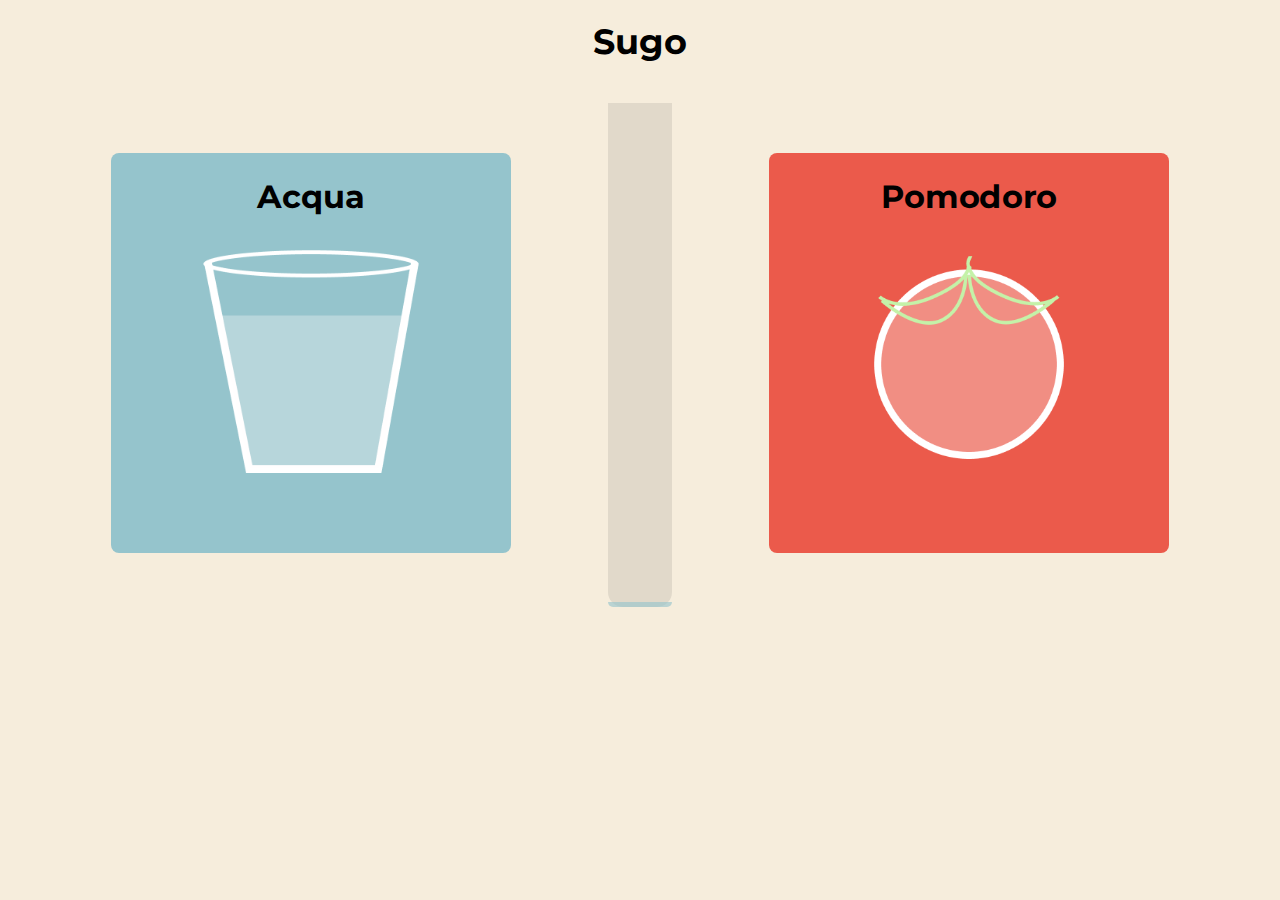
<file: index.html>
<!DOCTYPE html>

<html lang="en">
<head>
    <meta charset="UTF-8">
    <meta name="viewport" content="width=device-width, initial-scale=1.0">
    <!-- Stylesheet -->
    <link rel="stylesheet" href="style.css">
    <!-- Global Font Links-->
    <link rel="preconnect" href="https://fonts.googleapis.com">
    <link rel="preconnect" href="https://fonts.gstatic.com" crossorigin>
    <link href="https://fonts.googleapis.com/css2?family=Montserrat:wght@100;200;300;400;500&family=Roboto:wght@100;300;400;500;700&display=swap" rel="stylesheet">
    <!-- Font Awesome -->
    <link rel="stylesheet" href="https://cdnjs.cloudflare.com/ajax/libs/font-awesome/6.2.0/css/all.min.css" integrity="sha512-xh6O/CkQoPOWDdYTDqeRdPCVd1SpvCA9XXcUnZS2FmJNp1coAFzvtCN9BmamE+4aHK8yyUHUSCcJHgXloTyT2A==" crossorigin="anonymous" referrerpolicy="no-referrer" />
    <title>Acqua Pomodoro Timer</title>
</head>
<body>

    <div class="logo">
        <div class="name-title">Sugo</div>
    </div>

    <div class="container">

        <div class="a-p-columns">

          <div class="left-box" >
            <div class="acqua-box inactive-box">
              <div class="heading">Acqua</div>
              <div class="glass-box">
                <img src="glass.png" class="glass" alt="water-glass">
              </div>
            </div>

            <div class="break-box box hidden">
              <div class="heading">Break</div>
              <div class="break-timer-box">
                <div class="break-timer">5:00</div>
              </div>
              <div class="break-timer-btns">
                <div class="break-btn">Pause</div>
                <img class="break-end-btn" src="rotate-right-solid.png" alt="end-button">
              </div>
            </div>
          </div>


            <div class="progress">
              <div class="progress-bar"></div>
            </div>

            <div class="right-box">
              <div class="pomodoro-inactive inactive-box">
                <div class="heading">Pomodoro</div>
                <img src="tomato.png" class="pomodoro" alt="tomato-icon">
              </div>

                <div class="pomodoro-box box hidden">
                    <div class="heading">Pomodoro</div>
                    <div class="timer-box">
                        <div class="timer">25:00</div>
                    </div>
                    <div class="timer-btns">
                        <img class="reset-btn" src="rotate-left-solid.png" alt="reset-button">
                        <div class="timer-btn fill">Start</div>
                        <img class="end-btn" src="rotate-right-solid.png" alt="end-button">
                    </div>
                </div>
            </div>

        </div>

         </div>

<!-- Scripts -->
<script src="project-pomodoro.js"></script>

</body>
</html>
</file>
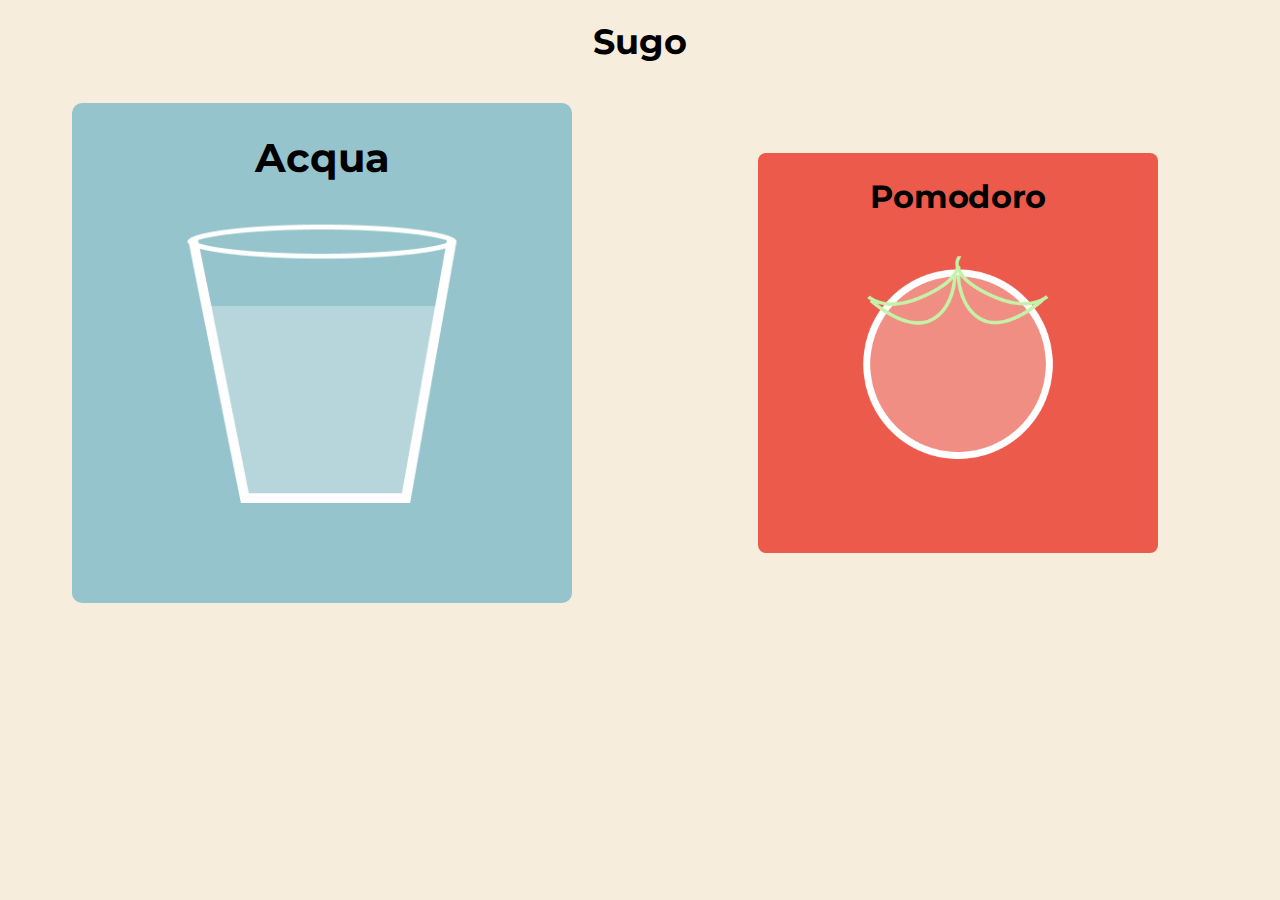
<file: file.html>
<!DOCTYPE html>

<html lang="en">
<head>
    <meta charset="UTF-8">
    <meta name="viewport" content="width=device-width, initial-scale=1.0">
    <!-- Stylesheet -->
    <link rel="stylesheet" href="style.css">
    <!-- Global Font Links-->
    <link rel="preconnect" href="https://fonts.googleapis.com">
    <link rel="preconnect" href="https://fonts.gstatic.com" crossorigin>
    <link href="https://fonts.googleapis.com/css2?family=Montserrat:wght@100;200;300;400;500&family=Roboto:wght@100;300;400;500;700&display=swap" rel="stylesheet">
    <!-- Font Awesome -->
    <link rel="stylesheet" href="https://cdnjs.cloudflare.com/ajax/libs/font-awesome/6.2.0/css/all.min.css" integrity="sha512-xh6O/CkQoPOWDdYTDqeRdPCVd1SpvCA9XXcUnZS2FmJNp1coAFzvtCN9BmamE+4aHK8yyUHUSCcJHgXloTyT2A==" crossorigin="anonymous" referrerpolicy="no-referrer" />
    <title>Acqua Pomodoro Timer</title>
</head>
<body>

    <div class="logo">
        <div class="name-title">Sugo</div>
    </div>

    <div class="container">

        <div class="a-p-columns">

            <div class="left-box" >
                <div class="acqua-box box">
                    <div class="heading">Acqua</div>
                    <div class="glass-box">
                        <img src="glass.png" class="glass" alt="water-glass">    
                    </div>
                </div>

                <div class="break-box box hidden">
                    <div class="heading">Break</div>
                    <div class="break-timer-box">
                        <div class="break-timer">5:00</div>
                    </div>
                    <div class="break-btn">Pause</div>
                </div> 

            </div>


            <div class="progress">
                <div id="progress-bar"></div>
            </div>

            <div class="right-box">
                <div class="pomodoro-inactive inactive-box">
                    <div class="heading">Pomodoro</div>
                    <img src="tomato.png" class="pomodoro" alt="tomato-icon">
                </div>

                <div class="pomodoro-box box hidden">
                    <div class="heading">Pomodoro</div>
                    <div class="timer-box">
                        <div class="timer">25:00</div>
                    </div>
                    <div class="timer-btns">
                        <div class="timer-btn fill">Start</div>
                        <img class="reset-btn" src="rotate-left-solid.png" alt="reset-button">
                    </div>
                </div>
            </div>

        </div>

         </div>

<!-- Scripts -->
<script src="project-pomodoro.js"></script>

</body>
</html>
</file>
<file: style.css>
body {
  font-family: Montserrat;
  background-color: #f6eddc;
}

.logo {
  display: flex;
  justify-content: center;
  margin: 20px;
  font-size: 35px;
  font-weight: 700;
}

.container {
  margin: 10px 30px;
}

.hidden {
  display: none !important;
}

.a-p-columns {
  display: flex;
  justify-content: space-around;
  margin: 40px auto;
}

.box {
  width: 30rem;
  height: 30rem;
  align-items: center;
  padding: 10px;
  border-radius: 10px;
  transition: all ease-in-out 0.2s;
}

.inactive-box {
  width: 30rem;
  height: 30rem;
  align-items: center;
  padding: 10px;
  border-radius: 10px;
  transition: ease-in-out 0.2s;
  transform: scale(0.8);
}

.inactive-box:hover {
  box-shadow: 3.5px -3.5px 10px 1.2px #cbc6c0;
}

.box:hover {
  box-shadow: 3.5px -3.5px 10px 1.2px #cbc6c0;
}

.acqua-box {
  background-color: #95c4cc;
  cursor: pointer;
}

.heading {
  font-size: 40px;
  font-weight: 700;
  text-align: center;
  margin: 20px auto;
}

.glass {
  width: 300px;
  margin: 30px auto;
  display: flex;
  align-self: center;
}

.break-box {
  background-color: #95c4cc;
  cursor: pointer;
}

.break-timer-box {
  width: 25rem;
  height: 10rem;
  margin: 10px auto;
  padding: 10px;
  display: flex;
  flex-direction: column;
  justify-content: center;
  background-color: #b3e4ec;
  border-radius: 10px;
}

.break-timer {
  display: flex;
  color: white;
  font-weight: 500;
  font-size: 60px;
  text-align: center;
  margin: 10px auto;
}

.break-timer-btns {
  display: flex;
  justify-content: space-around;
  margin: 20px auto;
  width: 230px;
}

.break-btn {
  color: #95c4cc;
  text-align: center;
  font-weight: 500;
  font-size: 25px;
  padding: 8px 5px 5px 5px;
  background-color: white;
  width: 8rem;
  border-radius: 10px;
  cursor: pointer;
}

.break-end-btn {
  background-color: #b3e4ec;
  padding: 5px;
  width: 2.5rem;
  border-radius: 10px;
  cursor: pointer;
}

.progress {
  display: flex;
  align-items: end;
  align-self: end;
  background-color: #e1d9ca;
  border-radius: 0 0 15px 15px;
  height: 31.5rem;
}

.progress-bar {
  width: 4rem;
  height: 1%;
  background-color: #95c4cc9f;
  border-radius: 0 0 15px 15px;
}

.moving-bar {
  width: 4rem;
  background-color: #95c4cc9f;
  border-radius: 0 0 15px 15px;
  /* animation: fill 3s forwards; */
}
/*
@keyframes fill {
  0% {height: 0%;}
  100% {height: 25%}
} */

.pomodoro-box {
    background-color: #eb5a4b;
    display: flex;
    flex-direction: column;
}

.pomodoro-box-complete {
  background-color: white;
}

.pomodoro-inactive {
  background-color: #eb5a4b;
}

.pomodoro {
  width: 270px;
  display: flex;
  margin: 10px auto;
  padding-top: 30px;
}

.timer-box {
  width: 25rem;
  height: 10rem;
  margin: 10px auto;
  padding: 10px;
  display: flex;
  flex-direction: column;
  justify-content: center;
  background-color: #f28276;
  border-radius: 10px;
}

.timer-box-reset {
    display: flex;
    text-align: center;
}

.timer {
    display: flex;
    color: white;
    font-weight: 500;
    font-size: 60px;
    text-align: center;
    margin: 10px auto;
}

.timer-reset {
    display: flex;
    text-align: center;
}

.timer-btns {
    display: flex;
    justify-content: center;
    margin: 20px auto;
}

.timer-btn {
    color: #f28276;
    text-align: center;
    font-weight: 500;
    font-size: 25px;
    padding: 8px 5px 5px 5px;
    background-color: white;
    width: 8rem;
    border-radius: 10px;
    cursor: pointer;
    margin-left: 15px;
}

.timer-btn-complete {
    background-color: rgb(90, 171, 90);
    color: white;
    cursor: pointer;
    width: 100px;
}

.timer-btn-reset {
    background-color: rgb(90, 171, 90);
    color: white;
    cursor: pointer;
    width: auto;
    padding: 15px;
}

.reset-btn {
    background-color: rgb(90, 171, 90);
    padding: 5px;
    width: 2.5rem;
    border-radius: 10px;
    cursor: pointer;
}

.complete {
    display: none;
}

.end-btn {
  background-color: rgb(90, 171, 90);
  padding: 5px;
  width: 2.5rem;
  border-radius: 10px;
  translate: 20px;
  cursor: pointer;
}
</file>
